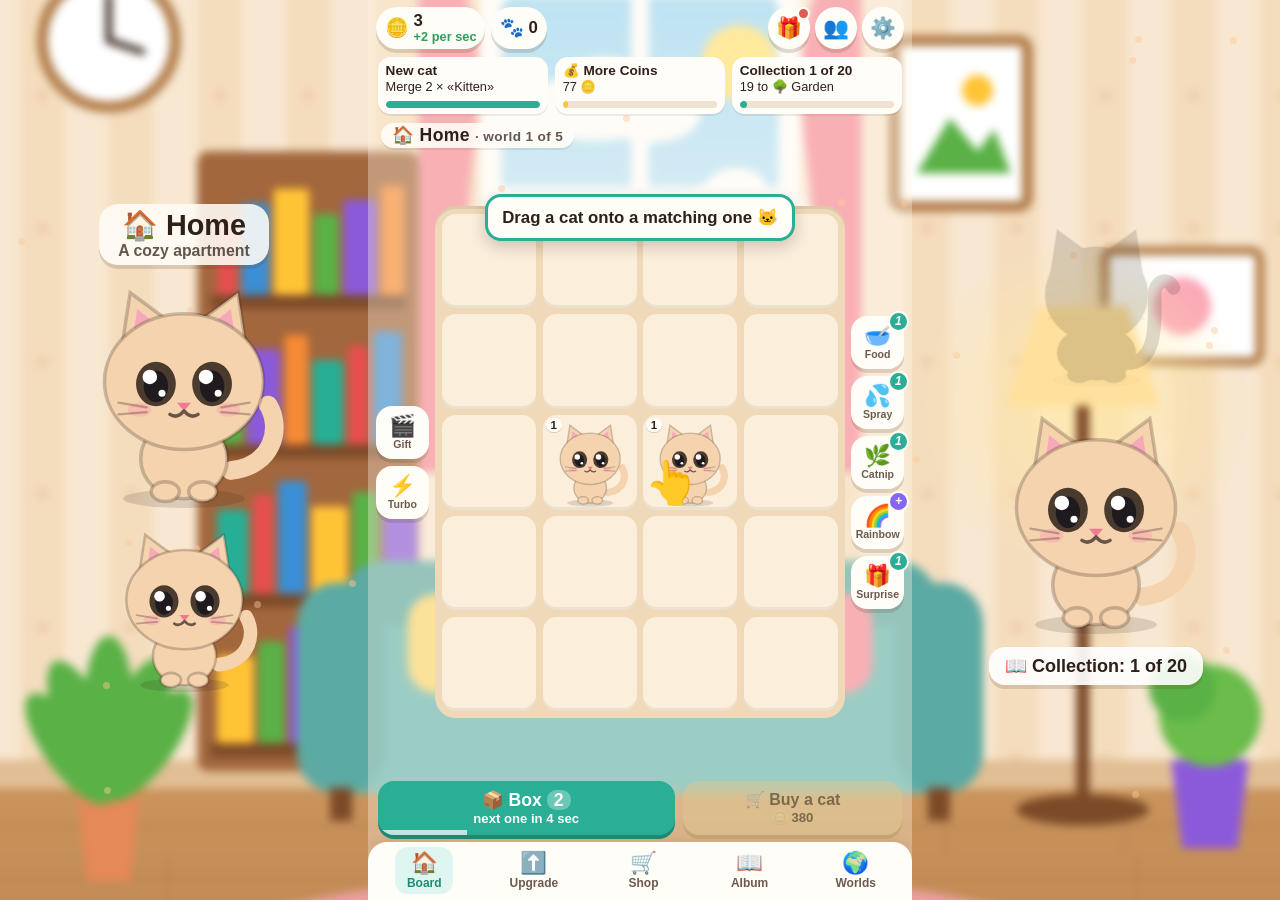
<file: index.html>
<!DOCTYPE html>
<html lang="ru">
<head>
<meta charset="UTF-8">
<meta name="viewport" content="width=device-width, initial-scale=1, maximum-scale=1, user-scalable=no, viewport-fit=cover">
<title>Cat Merge Idle</title>
<!-- Telegram Mini App: официальный скрипт Telegram (если недоступен — копия из папки игры) -->
<script src="https://telegram.org/js/telegram-web-app.js"></script>
<script>window.Telegram || document.write('<script src="telegram-web-app.js"><\/script>');</script>
<!-- Настройки: бот, игра, блоки рекламы -->
<script src="tg-config.js?v=2.4.7"></script>
<!-- AdsGram: реклама в Telegram Mini Apps -->
<script async src="https://sad.adsgram.ai/js/sad.min.js"></script>
<link rel="stylesheet" href="style.css?v=2.4.7">
<link rel="stylesheet" href="tg.css?v=2.4.7">
</head>
<body oncontextmenu="return false">
<div id="loading"><img id="loadLogo" src="img/logo.jpg" alt="Cat Merge Idle" width="280" height="280"><div id="loadCat" class="hidden"></div><div class="lbar"><i></i></div></div>

<div id="scene"></div>
<div class="side" id="sideL"><div class="sfx"></div><div class="sIn"></div></div>
<div class="side" id="sideR"><div class="sfx"></div><div class="sIn"></div></div>
<div id="app">
  <div id="fx"></div>
  <div id="top">
    <button class="pill" id="coinsPill" aria-label="Монеты"><span class="pi">🪙</span><span class="pv"><b id="coins">0</b><small id="cps">+0 в сек</small></span></button>
    <button class="pill" id="pawsPill" aria-label="Лапки"><span class="pi">🐾</span><b id="paws">0</b></button>
    <button class="pill hidden" id="evPill" aria-label="Событие"><span class="pi" id="evIc">🍬</span><b id="evAmt">0</b></button>
    <div class="grow"></div>
    <button class="iconBtn" id="rewBtn" aria-label="Награды">🎁<i class="dot" id="rewDot"></i></button>
    <button class="iconBtn" id="socBtn" aria-label="Друзья и рейтинг">👥</button>
    <button class="iconBtn" id="setBtn" aria-label="Настройки">⚙️</button>
  </div>

  <div id="goals">
    <div class="goal" id="g1"><div class="gt" id="g1t"></div><div class="bar"><i id="g1b"></i></div></div>
    <div class="goal" id="g2"><div class="gt" id="g2t"></div><div class="bar y"><i id="g2b"></i></div></div>
    <div class="goal" id="g3"><div class="gt" id="g3t"></div><div class="bar"><i id="g3b"></i></div></div>
  </div>

  <div id="midRow">
    <div id="worldTitle"></div>
    <div id="turboTag" class="hidden">⚡ ×2 <span id="turboLeft"></span></div>
  </div>

  <div id="field">
    <div class="col" id="leftCol">
      <button class="sBtn" id="freeBtn"><span>🎬</span><small id="freeLbl">Подарок</small></button>
      <button class="sBtn" id="turboBtn"><span>⚡</span><small>Турбо</small></button>
      <button class="sBtn hidden" id="resBtn"><span id="resIc">🌸</span><small id="resAmt">0</small></button>
      <button class="sBtn hidden" id="evBtn"><span id="evBtnIc">🎃</span><small>Событие</small></button>
    </div>
    <div id="boardWrap"><div id="board"></div><div id="comboTag"></div></div>
    <div class="col" id="rightCol"></div>
  </div>

  <div id="actions">
    <button class="btn primary" id="boxBtn"><span class="bl">📦 Коробка <b id="boxCount">0</b></span><small id="boxInfo">…</small><i id="boxProg"></i></button>
    <button class="btn accent" id="buyBtn"><span class="bl">🛒 Купить кота</span><small>🪙 <span id="buyCost">0</span></small></button>
  </div>

  <nav id="nav">
    <button data-p="board" class="on"><span>🏠</span><small>Поле</small></button>
    <button data-p="upgrades"><span>⬆️</span><small>Улучшить</small><i class="dot" id="upDot"></i></button>
    <button data-p="shop"><span>🛒</span><small>Магазин</small></button>
    <button data-p="album"><span>📖</span><small>Альбом</small></button>
    <button data-p="worlds"><span>🌍</span><small>Миры</small><i class="dot" id="worldDot"></i></button>
  </nav>

  <div id="sheet"><div id="sheetBox"><div id="sheetHead"><span id="sheetTitle"></span><button class="close" id="sheetClose" aria-label="Закрыть">✕</button></div><div id="sheetTabs"></div><div id="sheetBody"></div></div></div>
  <div id="modal"><div id="modalBox"></div></div>
  <div id="toast"></div>
  <div id="tip"></div>
  <div id="hint"><span class="bubble" id="hintText"></span></div>
  <div id="hand">👆</div>
  <div id="aimBar" class="hidden"><span id="aimText"></span> <button id="aimCancel">Отмена</button></div>
</div>
<div id="ghost"></div>
<div id="adFake"><div>Ad</div><div style="opacity:.7;font-size:.9rem">(test mode outside Telegram)</div><div id="adFakeT">2</div></div>

<script src="js/i18n.js?v=2.4.7"></script>
<script src="js/data.js?v=2.4.7"></script>
<script src="js/art.js?v=2.4.7"></script>
<script src="js/scene.js?v=2.4.7"></script>
<script src="js/audio.js?v=2.4.7"></script>
<script src="js/net.js?v=2.4.7"></script>
<script src="js/game.js?v=2.4.7"></script>
<script src="js/ui.js?v=2.4.7"></script>
</body>
</html>
</file>
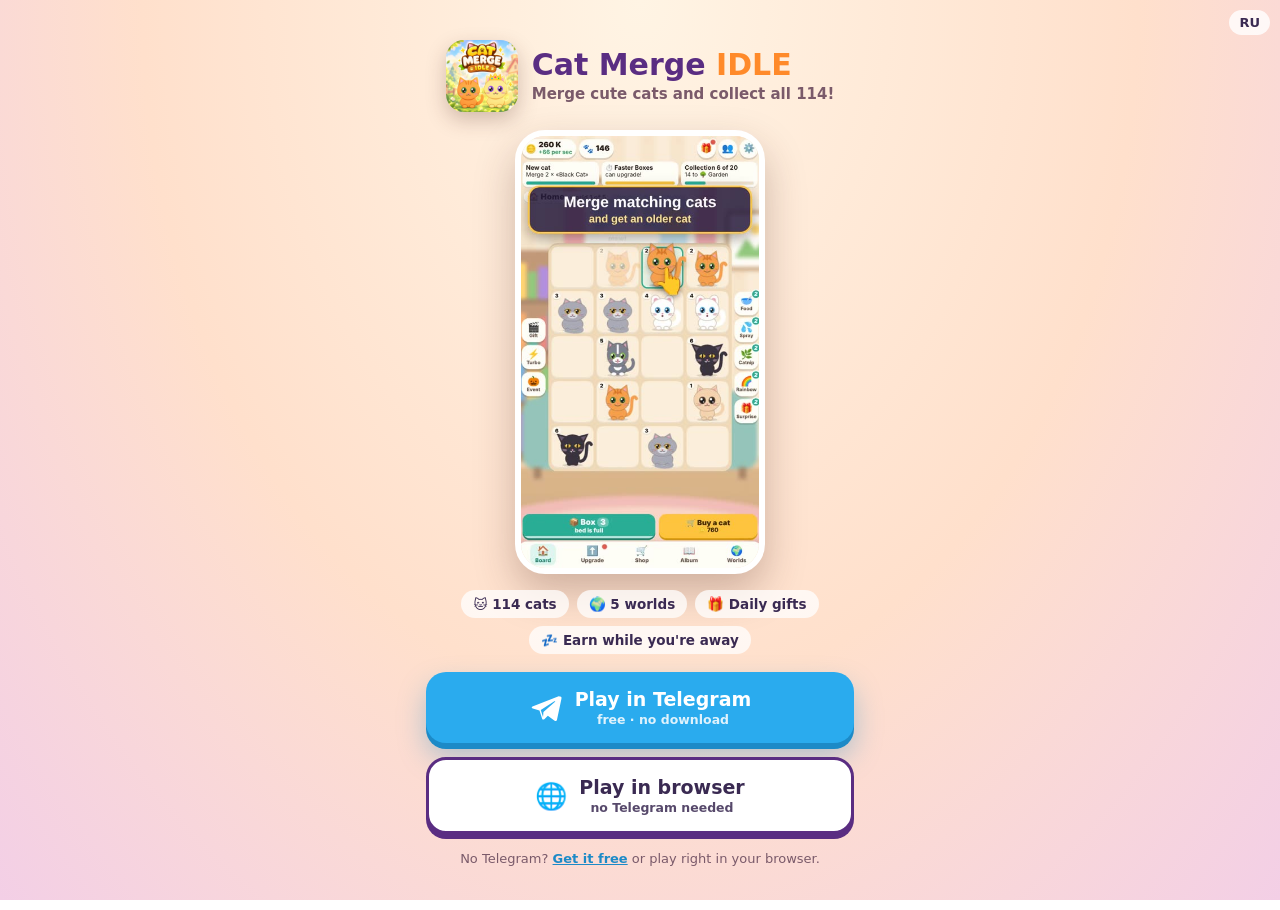
<file: play.html>
<!doctype html>
<html lang="en">
<head>
<meta charset="utf-8">
<meta name="viewport" content="width=device-width,initial-scale=1,viewport-fit=cover">
<title>Cat Merge IDLE: play free</title>
<meta name="description" content="Merge cute cats and collect all 114! Play free in Telegram or right in your browser.">
<meta property="og:type" content="website">
<meta property="og:title" content="Cat Merge IDLE: merge cats, collect all 114 🐾">
<meta property="og:description" content="Free cozy cat game. Play in Telegram or right in your browser.">
<meta property="og:image" content="https://khizhniy.github.io/cat-merge-idle/og_en.jpg">
<meta name="twitter:card" content="summary_large_image">
<meta name="theme-color" content="#FFE7CC">
<link rel="icon" href="img/logo.jpg">
<script src="tg-config.js"></script>
<style>
:root{--bg1:#FFF4E4;--bg2:#FFE0CC;--bg3:#F3CFE6;--ink:#3A2A52;--mut:#7A5A6A;--tg:#2AABEE;--tg2:#1C8AC7;--card:#fff}
*{box-sizing:border-box}
html,body{margin:0;min-height:100%}
body{font-family:system-ui,-apple-system,"Segoe UI",Roboto,"Trebuchet MS",sans-serif;color:var(--ink);
  background:radial-gradient(ellipse at 50% 0%,var(--bg1) 0%,var(--bg2) 55%,var(--bg3) 100%) fixed;}
main{max-width:460px;margin:0 auto;padding:22px 16px 28px;display:flex;flex-direction:column;align-items:center;text-align:center}
.head{display:flex;align-items:center;gap:14px;align-self:stretch;justify-content:center}
.head img{width:72px;height:72px;border-radius:18px;box-shadow:0 8px 20px rgba(80,40,30,.25)}
h1{margin:0;font-size:30px;line-height:1.05;font-weight:900;color:#5A2D82;text-align:left}
h1 span{color:#FF8A2A}
.tag{margin:4px 0 0;color:var(--mut);font-weight:700;font-size:15px;text-align:left}
.phone{margin:18px 0 16px;width:min(62vw,250px);aspect-ratio:9/16;border-radius:30px;overflow:hidden;border:6px solid #fff;box-shadow:0 18px 40px rgba(80,40,30,.28);background:#f6e3cf}
.phone video{width:100%;height:100%;object-fit:cover;display:block}
.feats{display:flex;flex-wrap:wrap;gap:8px;justify-content:center;margin:0 0 18px}
.feats span{background:rgba(255,255,255,.75);border-radius:999px;padding:6px 12px;font-weight:700;font-size:13.5px}
.btn{display:flex;align-items:center;justify-content:center;gap:12px;width:100%;text-decoration:none;border-radius:20px;padding:16px 18px;font-weight:900;font-size:19px;transition:transform .1s}
.btn:active{transform:scale(.97)}
.btn small{display:block;font-weight:700;font-size:12.5px;opacity:.85;margin-top:2px}
.tg{background:var(--tg);color:#fff;box-shadow:0 6px 0 var(--tg2),0 14px 28px rgba(28,138,199,.35)}
.tg svg{width:34px;height:34px;flex:none}
.web{margin-top:14px;background:#fff;color:var(--ink);border:3px solid #5A2D82;box-shadow:0 5px 0 #5A2D82}
.web .ic{font-size:26px}
.note{margin-top:16px;color:var(--mut);font-size:13px;line-height:1.45}
.note a{color:var(--tg2);font-weight:700}
.lang{position:fixed;top:10px;right:10px;font-size:13px;font-weight:800;background:rgba(255,255,255,.8);border-radius:999px;padding:5px 10px;color:var(--ink);text-decoration:none}
@media (min-width:760px){ main{padding-top:40px} }
</style>
</head>
<body>
<a class="lang" id="lang" href="#">RU</a>
<main>
  <div class="head">
    <img src="img/logo.jpg" alt="">
    <div><h1>Cat Merge <span>IDLE</span></h1><p class="tag" id="tag"></p></div>
  </div>
  <div class="phone"><video id="vid" autoplay muted loop playsinline preload="metadata"></video></div>
  <div class="feats" id="feats"></div>
  <a class="btn tg" id="tgBtn" href="#">
    <svg viewBox="0 0 24 24"><path fill="#fff" d="M21.4 3.6 2.9 10.7c-1.3.5-1.3 1.2-.2 1.6l4.7 1.5 1.8 5.6c.2.6.4.8.9.8.4 0 .6-.2.9-.5l2.3-2.2 4.8 3.5c.9.5 1.5.2 1.7-.8l3.1-14.7c.3-1.3-.5-1.9-1.5-1.4zM8.3 13.4l9.6-6.1c.5-.3.9-.1.5.2l-8.2 7.4-.3 3.4-1.6-4.9z"/></svg>
    <div><span id="tgT"></span><small id="tgS"></small></div>
  </a>
  <a class="btn web" id="webBtn" href="#"><span class="ic">🌐</span><div><span id="webT"></span><small id="webS"></small></div></a>
  <p class="note" id="note"></p>
</main>
<script>
(function(){
  // ===== Настройки =====
  // Ссылка «Играть в браузере». Пусто — откроется версия с этого же сайта (без рекламы, прогресс хранится в браузере).
  // Когда игра выйдет на Playgama или CrazyGames, вставьте сюда ссылку на её страницу — там реклама приносит доход.
  var WEB_URL = "https://playgama.ai/play/6jgglwbjea";
  var C = window.TG_CONFIG || {};
  var BOT = C.bot || "CatMergeIdle_Bot", APP = C.app || "play";

  var q = new URLSearchParams(location.search);
  var src = (q.get("s") || q.get("src") || "landing").replace(/[^A-Za-z0-9_-]/g, "").slice(0, 32) || "landing";
  var RU = ["ru","uk","be","kk","uz","ky","tg","hy","az"];
  var lang = q.get("lang") || ((RU.indexOf(String(navigator.language || "").slice(0,2).toLowerCase()) >= 0) ? "ru" : "en");
  if (/_ru$/.test(src) && !q.get("lang")) lang = "ru";
  if (/_en$/.test(src) && !q.get("lang")) lang = "en";

  var T = {
    ru: { tag:"Соединяй котиков — собери все 114!", feats:["🐱 114 котиков","🌍 5 миров","🎁 Подарки каждый день","💤 Доход, даже когда не играешь"],
          tg:"Играть в Telegram", tgs:"бесплатно · без скачивания", web:"Играть в браузере", webs:"если нет Telegram",
          note:'Нет Telegram? <a href="https://telegram.org/apps" target="_blank" rel="noopener">Скачать бесплатно</a> или играйте в браузере.', sw:"EN" },
    en: { tag:"Merge cute cats and collect all 114!", feats:["🐱 114 cats","🌍 5 worlds","🎁 Daily gifts","💤 Earn while you're away"],
          tg:"Play in Telegram", tgs:"free · no download", web:"Play in browser", webs:"no Telegram needed",
          note:'No Telegram? <a href="https://telegram.org/apps" target="_blank" rel="noopener">Get it free</a> or play right in your browser.', sw:"RU" }
  }[lang];
  document.documentElement.lang = lang;
  var $ = function(id){ return document.getElementById(id); };
  $("tag").textContent = T.tag; $("tgT").textContent = T.tg; $("tgS").textContent = T.tgs; $("webT").textContent = T.web; $("webS").textContent = T.webs; $("note").innerHTML = T.note;
  $("feats").innerHTML = T.feats.map(function(f){ return "<span>" + f + "</span>"; }).join("");
  var v = $("vid"); v.poster = "poster_" + lang + ".jpg"; v.src = "clip_" + lang + ".mp4";
  var sw = $("lang"); sw.textContent = T.sw; q.set("lang", lang === "ru" ? "en" : "ru"); sw.href = "?" + q.toString();

  var tgUrl = "https://t.me/" + BOT + "/" + APP + "?startapp=" + encodeURIComponent(src);
  $("tgBtn").href = tgUrl;
  $("webBtn").href = WEB_URL || "./";

  // учёт переходов (без личных данных): просмотр страницы и нажатия кнопок по метке источника
  function track(ev){
    if (!C.stats) return;
    var body = JSON.stringify({src: src, ev: ev, lang: lang});
    var url = String(C.stats).replace(/\/+$/, "") + "/l";
    try{ if (navigator.sendBeacon && navigator.sendBeacon(url, body)) return; }catch(e){}
    try{ fetch(url, {method:"POST", body: body, keepalive:true, mode:"no-cors"}); }catch(e){}
  }
  track("view");
  $("tgBtn").addEventListener("click", function(){ track("tg"); });
  $("webBtn").addEventListener("click", function(){ track("web"); });
})();
</script>
</body>
</html>
</file>
<file: style.css>
:root{
  --ui:#FFFDF8; --text:#2E2019; --muted:#6E5A4C; --line:#E6D5BE;
  --primary:#2BAE96; --primaryD:#1F8A76; --accent:#FFC43D; --accentD:#D99A0A;
  --premium:#8466F0; --premiumD:#6247C9; --error:#E05A4F; --good:#2E9E5B;
  --shadow:0 4px 0 rgba(90,60,40,.18);
  --bg1:#FFF8EC; --bg2:#F7E3C6; --board:#EFD9B8; --cell:#FBEEDB; --wtext:#3B2A20;
  font-size:16px;
}
html.big{ font-size:18px; }
*{box-sizing:border-box;-webkit-tap-highlight-color:transparent;user-select:none;-webkit-user-select:none;-webkit-touch-callout:none}
html,body{margin:0;height:100%;overflow:hidden;background:var(--bg2);color:var(--text);
  font-family:"Nunito","Trebuchet MS","Segoe UI",Roboto,Arial,sans-serif;touch-action:none;overscroll-behavior:none}
button{font-family:inherit;color:inherit;border:0;cursor:pointer;background:none;padding:0}
.hidden{display:none!important}
#app{position:relative;z-index:1;height:100%;max-width:540px;margin:0 auto;display:flex;flex-direction:column;overflow:hidden;
  background:var(--tint);transition:background .6s}
/* ---------- фон мира: размытая сцена ---------- */
#scene{position:fixed;inset:-24px;z-index:0;pointer-events:none;filter:blur(4px) saturate(1.05);overflow:hidden;background:var(--bg2)}
.sceneLayer{position:absolute;inset:0;opacity:0;transition:opacity .7s ease}
.sceneLayer.on{opacity:1}
.sceneLayer svg{width:100%;height:100%;display:block}
#fx{position:absolute;inset:0;pointer-events:none;overflow:hidden;z-index:0}
#top,#goals,#midRow,#field,#actions,#nav{position:relative;z-index:1}

/* ---------- верхняя панель ---------- */
#top{display:flex;align-items:center;gap:.4rem;padding:.55rem .6rem .3rem}
.pill{display:flex;align-items:center;gap:.3rem;background:var(--ui);border-radius:1.4rem;padding:.3rem .65rem;
  font-weight:800;font-size:1.05rem;box-shadow:var(--shadow);min-width:0;white-space:nowrap;min-height:2.6rem;color:var(--text)}
.pill .pi{font-size:1.2rem}
.pill .pv{display:flex;flex-direction:column;line-height:1.05;text-align:left}
.pill small{font-weight:700;color:var(--good);font-size:.8rem}
.grow{flex:1}
.iconBtn{width:2.6rem;height:2.6rem;border-radius:50%;background:var(--ui);box-shadow:var(--shadow);font-size:1.3rem;
  display:flex;align-items:center;justify-content:center;position:relative;flex:none}
.dot{position:absolute;top:0;right:0;width:.8rem;height:.8rem;border-radius:50%;background:var(--error);border:2px solid var(--ui);display:none}
.dot.on{display:block;animation:pulse 1.2s infinite}
@keyframes pulse{50%{transform:scale(1.25)}}

/* ---------- три цели ---------- */
#goals{display:grid;grid-template-columns:1fr 1fr 1fr;gap:.4rem;padding:.25rem .6rem}
.goal{background:var(--ui);border-radius:.8rem;padding:.4rem .5rem;font-size:.8rem;line-height:1.2;min-height:3.6rem;color:var(--text);
  display:flex;flex-direction:column;justify-content:space-between;box-shadow:0 2px 0 rgba(90,60,40,.1)}
.goal b{font-size:.85rem;display:block}
.bar{height:.45rem;border-radius:.3rem;background:#EFE2D0;overflow:hidden;margin-top:.25rem}
.bar i{display:block;height:100%;background:var(--primary);border-radius:.3rem;transition:width .3s}
.bar.y i{background:var(--accent)}
.bar.p i{background:var(--premium)}

#midRow{display:flex;align-items:center;justify-content:space-between;padding:.3rem .8rem .1rem;min-height:1.9rem}
#worldTitle{font-weight:900;font-size:1.1rem;color:#2E2019;letter-spacing:.02em;background:rgba(255,253,248,.88);border-radius:1rem;padding:.12rem .7rem;box-shadow:0 2px 0 rgba(0,0,0,.08)}
#worldTitle small{font-weight:700;opacity:.75;font-size:.85rem}
#turboTag{font-size:.9rem;font-weight:900;color:#fff;background:var(--premium);border-radius:1rem;padding:.15rem .6rem}

/* ---------- поле ---------- */
#field{flex:1;display:grid;grid-template-columns:3.4rem minmax(0,1fr) 3.4rem;gap:.35rem;padding:.2rem .45rem;min-height:0;align-items:center}
.col{display:flex;flex-direction:column;gap:.45rem;align-items:center;justify-content:center}
.sBtn{width:3.3rem;min-height:3.3rem;border-radius:1rem;background:var(--ui);box-shadow:var(--shadow);display:flex;flex-direction:column;
  align-items:center;justify-content:center;position:relative;font-size:1.35rem;line-height:1.05;padding:.2rem 0}
.sBtn small{font-size:.66rem;font-weight:800;color:var(--muted);margin-top:.1rem;max-width:100%;overflow:hidden;text-overflow:ellipsis;white-space:nowrap}
.sBtn .cnt{position:absolute;top:-.3rem;right:-.3rem;background:var(--primary);color:#fff;font-size:.75rem;font-weight:900;border-radius:.7rem;min-width:1.3rem;height:1.3rem;display:flex;align-items:center;justify-content:center;padding:0 .25rem;border:2px solid var(--ui)}
.sBtn .cnt.zero{background:var(--premium)}
.sBtn:disabled{opacity:.55}
.sBtn.armed{box-shadow:0 0 0 3px var(--premium),var(--shadow)}
#boardWrap{position:relative;display:flex;align-items:center;justify-content:center;height:100%;min-height:0;min-width:0;overflow:visible}
#board{display:grid;grid-template-columns:repeat(4,1fr);grid-template-rows:repeat(5,1fr);gap:.4rem;
  width:200px;height:250px;background:var(--board);padding:.45rem;border-radius:1.3rem;
  box-shadow:inset 0 3px 0 rgba(0,0,0,.08);transition:background .6s}
.cell{position:relative;border-radius:.85rem;background:var(--cell);display:flex;align-items:center;justify-content:center;
  box-shadow:inset 0 -3px 0 rgba(0,0,0,.06);transition:background .6s;min-width:0;min-height:0}
.cell.hl{background:#D6F5EC!important;box-shadow:inset 0 0 0 3px var(--primary)}
.cell.bad{box-shadow:inset 0 0 0 3px var(--error)}
@keyframes shake{25%{transform:rotate(-4deg)}75%{transform:rotate(4deg)}}
.cat{position:relative;width:94%;height:94%;display:flex;align-items:center;justify-content:center;touch-action:none}
.cat svg{width:100%;height:100%;overflow:visible;animation:bob 2.6s ease-in-out infinite}
.cat.dim{opacity:.3}
.cat .lv{position:absolute;left:0;top:0;font-size:.72rem;font-weight:900;background:var(--ui);color:var(--text);border-radius:.5rem;padding:0 .3rem;
  box-shadow:0 1px 0 rgba(0,0,0,.15);z-index:2;line-height:1.25}
.cat.wild .lv{background:var(--premium);color:#fff}
.cat.pop svg{animation:pop .45s cubic-bezier(.2,1.6,.4,1)}
.cat.spawn svg{animation:spawn .35s ease-out}
.cat.boing svg{animation:boing .35s ease-out}
.wildCat{width:100%;height:100%;border-radius:50%;display:flex;align-items:center;justify-content:center;font-size:2rem;
  background:conic-gradient(#ff8a8a,#ffd36b,#8ee39a,#7fb8ff,#c79bff,#ff8a8a);animation:spin 4s linear infinite;box-shadow:0 0 0 3px #fff inset}
@keyframes spin{to{transform:rotate(360deg)}}
.eyes{transform-box:fill-box;transform-origin:center;animation:blink 4.5s infinite}
.tail{transform-box:fill-box;transform-origin:0% 100%;animation:wag 2.2s ease-in-out infinite}
@keyframes bob{0%,100%{transform:translateY(0)}50%{transform:translateY(-3%)}}
@keyframes blink{0%,92%,100%{transform:scaleY(1)}95%{transform:scaleY(.1)}}
@keyframes wag{0%,100%{transform:rotate(0)}50%{transform:rotate(12deg)}}
@keyframes pop{0%{transform:scale(.3)}100%{transform:scale(1)}}
@keyframes spawn{0%{transform:scale(0) translateY(30%)}100%{transform:scale(1)}}
@keyframes boing{50%{transform:scale(1.15,.9)}}
#comboTag{position:absolute;top:-.2rem;left:50%;transform:translateX(-50%);font-weight:900;font-size:1.1rem;color:#fff;
  background:var(--accentD);border-radius:1rem;padding:.1rem .7rem;opacity:0;transition:opacity .2s;pointer-events:none;white-space:nowrap}
#comboTag.on{opacity:1}
#ghost{position:fixed;pointer-events:none;z-index:50;width:80px;height:80px;transform:translate(-50%,-60%) scale(1.15);display:none;
  filter:drop-shadow(0 8px 6px rgba(0,0,0,.25))}
#ghost svg{width:100%;height:100%}

/* ---------- кнопки действий ---------- */
#actions{display:flex;gap:.5rem;padding:.35rem .6rem .45rem}
.btn{border-radius:1rem;padding:.6rem .8rem;font-weight:900;font-size:1rem;background:var(--ui);box-shadow:var(--shadow);transition:transform .08s;min-height:3rem;color:var(--text)}
.btn:active{transform:translateY(2px);box-shadow:0 2px 0 rgba(90,60,40,.18)}
.btn.primary{background:var(--primary);color:#fff;box-shadow:0 4px 0 var(--primaryD)}
.btn.accent{background:var(--accent);color:#3B2A00;box-shadow:0 4px 0 var(--accentD)}
.btn.premium{background:var(--premium);color:#fff;box-shadow:0 4px 0 var(--premiumD)}
.btn.ghostBtn{background:transparent;box-shadow:none;color:var(--muted);text-decoration:underline}
.btn.danger{color:var(--error)}
.btn:disabled{filter:grayscale(.6);opacity:.55}
.btn small{display:block;font-size:.82rem;font-weight:800}
#boxBtn{flex:1.4;position:relative;overflow:hidden;display:flex;flex-direction:column;align-items:center;justify-content:center;line-height:1.15}
#boxBtn .bl{font-size:1.1rem}
#boxBtn b{background:rgba(255,255,255,.3);border-radius:.6rem;padding:0 .45rem}
#boxProg{position:absolute;left:0;bottom:0;height:.35rem;background:rgba(255,255,255,.7)}
#buyBtn{flex:1;display:flex;flex-direction:column;align-items:center;justify-content:center;line-height:1.15}

/* ---------- навигация ---------- */
#nav{display:flex;justify-content:space-around;padding:.3rem .2rem calc(.4rem + env(safe-area-inset-bottom));background:var(--ui);
  border-radius:1.2rem 1.2rem 0 0;box-shadow:0 -3px 10px rgba(90,60,40,.1);z-index:35!important}
#nav button{display:flex;flex-direction:column;align-items:center;font-size:1.35rem;padding:.2rem .5rem;border-radius:.8rem;position:relative;min-width:3.6rem}
#nav button small{font-size:.75rem;font-weight:800;color:var(--muted)}
#nav button.on{background:#DFF5EF}
#nav button.on small{color:var(--primaryD)}

/* ---------- панели ---------- */
#sheet{position:absolute;inset:0;z-index:30!important;background:rgba(40,28,20,.4);display:none;align-items:flex-end}
#sheet.on{display:flex}
#sheetBox{width:100%;height:88%;background:var(--ui);border-radius:1.5rem 1.5rem 0 0;display:flex;flex-direction:column;animation:up .25s ease-out;color:var(--text)}
@keyframes up{from{transform:translateY(40px);opacity:0}}
#sheetHead{display:flex;align-items:center;justify-content:space-between;padding:.9rem 1rem .4rem;font-weight:900;font-size:1.3rem}
#sheetTabs{display:flex;gap:.35rem;padding:0 .8rem .5rem;overflow-x:auto;scrollbar-width:none;touch-action:pan-x}
#sheetTabs:empty{display:none}
#sheetTabs button{flex:none;border-radius:1rem;padding:.4rem .75rem;font-weight:800;font-size:.92rem;background:#F3E9DA;color:var(--muted);min-height:2.3rem}
#sheetTabs button.on{background:var(--primary);color:#fff}
#sheetBody{flex:1;overflow-y:auto;padding:.2rem .85rem calc(5.5rem + env(safe-area-inset-bottom));touch-action:pan-y}
.close{width:2.4rem;height:2.4rem;border-radius:50%;background:#F3E9DA;font-size:1.1rem;font-weight:900}
.row{display:flex;align-items:center;gap:.6rem;background:#FFF7EC;border:1px solid var(--line);border-radius:1rem;padding:.6rem .65rem;margin-bottom:.5rem}
.row .ic{font-size:1.7rem;width:2.4rem;text-align:center;flex:none}
.row .tx{flex:1;min-width:0;font-size:.88rem;color:var(--muted);line-height:1.3}
.row .tx b{display:block;color:var(--text);font-size:1rem;margin-bottom:.1rem}
.row .tx .nx{color:var(--primaryD);font-weight:800}
.row .btn{font-size:.92rem;padding:.45rem .7rem;white-space:nowrap;min-height:2.6rem;flex:none}
.row.dim{opacity:.6}
.sec{font-weight:900;font-size:.9rem;color:var(--muted);margin:.9rem .1rem .45rem;letter-spacing:.03em}
.note{font-size:.92rem;color:var(--muted);line-height:1.4;margin:.2rem .1rem .7rem}
.big{font-size:1.9rem;font-weight:900;margin:.3rem 0}
.card{background:#FFF7EC;border:2px solid var(--line);border-radius:1rem;padding:.45rem;text-align:center;font-size:.8rem;color:var(--muted);position:relative}
.card .pic{height:5rem;display:flex;justify-content:center}
.card .pic svg{height:100%;width:auto;overflow:visible}
.card b{display:block;color:var(--text);font-size:.9rem;margin-top:.15rem;line-height:1.15}
.card.fav{border-color:var(--accent)}
.silhouette svg{filter:brightness(0);opacity:.13}
.colGrid{display:grid;grid-template-columns:repeat(3,1fr);gap:.45rem}
.rar{display:inline-block;border-radius:.5rem;padding:.05rem .4rem;color:#fff;font-weight:800;font-size:.72rem;margin-top:.2rem}
.map{display:flex;flex-direction:column;align-items:center;gap:.35rem;padding:.3rem 0}
.mapNode{width:92%;display:flex;align-items:center;gap:.8rem;border-radius:1.1rem;padding:.75rem .9rem;background:#F3E9DA;font-weight:800;font-size:1.05rem;text-align:left}
.mapNode.open{background:#E3F6EF}
.mapNode.cur{background:#D3F2E7;box-shadow:0 0 0 3px var(--primary)}
.mapNode.new{animation:glow 1.2s infinite}
@keyframes glow{50%{box-shadow:0 0 0 5px var(--accent)}}
.mapNode .e{font-size:2rem}
.mapNode small{display:block;font-weight:700;color:var(--muted);font-size:.85rem}
.mapLine{width:.3rem;height:.9rem;background:repeating-linear-gradient(var(--line) 0 4px,transparent 4px 8px)}
.days{display:grid;grid-template-columns:repeat(4,1fr);gap:.45rem}
.day{background:#FFF7EC;border:2px solid var(--line);border-radius:.9rem;padding:.45rem .2rem;text-align:center;font-size:.78rem;font-weight:800;color:var(--muted)}
.day .e{font-size:1.5rem;display:block;margin:.1rem 0}
.day.done{opacity:.45}
.day.today{border-color:var(--primary);background:#DFF5EF;color:var(--text)}
.day.big7{grid-column:span 2}
.lb{display:flex;align-items:center;gap:.6rem;padding:.5rem .4rem;border-bottom:1px solid var(--line);font-size:1rem}
.lb .r{width:2rem;font-weight:900;color:var(--muted);text-align:center}
.lb .av{width:2.2rem;height:2.2rem;border-radius:50%;background:#F3E9DA;flex:none;object-fit:cover;display:flex;align-items:center;justify-content:center}
.lb .av svg{width:100%;height:100%}
.lb .n{flex:1;font-weight:800;overflow:hidden;text-overflow:ellipsis;white-space:nowrap}
.lb .n small{display:block;font-weight:700;color:var(--muted);font-size:.8rem}
.lb.me{background:#DFF5EF;border-radius:.7rem}
.lb.click{cursor:pointer}
.toggle{width:3.3rem;height:1.9rem;border-radius:1rem;background:#DCCDB8;position:relative;flex:none}
.toggle::after{content:"";position:absolute;top:.2rem;left:.2rem;width:1.5rem;height:1.5rem;border-radius:50%;background:#fff;transition:left .2s}
.toggle.on{background:var(--primary)}
.toggle.on::after{left:1.6rem}
.codeBox{font-size:1.8rem;font-weight:900;letter-spacing:.2em;text-align:center;background:#FFF7EC;border:2px dashed var(--accent);border-radius:1rem;padding:.5rem;margin:.3rem 0 .6rem}
input.code{width:100%;font:inherit;font-size:1.3rem;font-weight:800;letter-spacing:.15em;text-align:center;text-transform:uppercase;padding:.6rem;border-radius:1rem;border:2px solid var(--line);background:#fff;color:var(--text);user-select:text;-webkit-user-select:text}
.price{display:inline-flex;align-items:center;gap:.25rem}
.price img{width:1.1em;height:1.1em}
.iap{background:linear-gradient(135deg,#FFF7EC,#F1E9FF);border-color:#D9CCF8}

/* ---------- окна ---------- */
#modal{position:absolute;inset:0;z-index:40!important;background:rgba(40,28,20,.5);display:none;align-items:center;justify-content:center;padding:1.1rem}
#modal.on{display:flex}
#modalBox{background:var(--ui);border-radius:1.6rem;padding:1.2rem 1.1rem 1rem;width:100%;max-width:23rem;text-align:center;color:var(--text);
  animation:pop .35s cubic-bezier(.2,1.5,.4,1);box-shadow:0 10px 30px rgba(0,0,0,.25);max-height:92%;overflow-y:auto}
#modalBox h2{margin:.2rem 0 .4rem;font-size:1.45rem}
#modalBox p{margin:.4rem 0;color:var(--muted);font-size:1rem;line-height:1.4}
#modalBox .pic{height:8rem;display:flex;justify-content:center;margin:.2rem 0}
#modalBox .pic svg{height:100%;width:auto;overflow:visible}
#modalBox .lines{font-size:1.25rem;font-weight:900;line-height:1.6;margin:.4rem 0}
#modalBox .colGrid{text-align:center}
.mBtns{display:flex;flex-direction:column;gap:.55rem;margin-top:.9rem}

/* ---------- эффекты ---------- */
.float{position:fixed;z-index:45;pointer-events:none;font-weight:900;font-size:1.15rem;color:var(--accentD);
  text-shadow:0 2px 0 #fff,0 0 4px #fff,0 0 2px #fff;animation:floatUp 1s ease-out forwards;transform:translate(-50%,-50%);white-space:nowrap}
.float.perfect{color:var(--premium);font-size:1.35rem}
@keyframes floatUp{to{transform:translate(-50%,-160%);opacity:0}}
.spark{position:fixed;z-index:44;width:9px;height:9px;border-radius:50%;pointer-events:none;animation:spark .6s ease-out forwards}
@keyframes spark{to{transform:translate(var(--dx),var(--dy)) scale(.2);opacity:0}}
#toast{position:absolute;left:50%;bottom:9.5rem;transform:translateX(-50%);z-index:60!important;background:rgba(40,28,20,.92);color:#fff;
  padding:.65rem 1rem;border-radius:1rem;font-weight:800;font-size:1rem;display:none;text-align:center;width:max-content;max-width:88%;line-height:1.35}
#tip{position:absolute;left:.8rem;right:.8rem;top:9.4rem;z-index:26!important;background:var(--ui);border:3px solid var(--accent);border-radius:1rem;
  padding:.6rem .8rem;font-weight:800;font-size:.98rem;display:none;box-shadow:0 6px 16px rgba(0,0,0,.18);line-height:1.35;color:var(--text)}
#hint{position:absolute;z-index:25!important;pointer-events:none;display:none;left:0;right:0;text-align:center}
#hint .bubble{display:inline-block;background:var(--ui);border-radius:1rem;padding:.6rem .9rem;font-weight:900;font-size:1.05rem;color:var(--text);
  box-shadow:0 6px 16px rgba(0,0,0,.18);border:3px solid var(--primary);max-width:90%}
#hand{position:absolute;z-index:26!important;font-size:2.6rem;pointer-events:none;display:none}
#aimBar{position:absolute;left:.6rem;right:.6rem;top:.6rem;z-index:27!important;background:var(--primaryD);color:#fff;font-weight:900;border-radius:1rem;padding:.6rem .8rem;display:flex;align-items:center;justify-content:space-between;gap:.5rem}
#aimBar button{background:#fff;color:var(--primaryD);border-radius:.8rem;padding:.35rem .7rem;font-weight:900}
#loading{position:fixed;inset:0;z-index:100;background:#FFF4E4;display:flex;flex-direction:column;align-items:center;justify-content:center;gap:.9rem;font-weight:900;font-size:1.3rem;color:#3B2A20}
#loadCat{width:7rem;height:7rem}
#loadLogo{width:min(62vw,46vh,17rem);height:auto;border-radius:22%;box-shadow:0 8px 24px rgba(90,60,40,.25);animation:bob 2.4s ease-in-out infinite}
#loading .lbar{width:11rem;height:.65rem;border-radius:.4rem;background:#F0E3D1;overflow:hidden}
#loading .lbar i{display:block;height:100%;width:30%;background:var(--primary);animation:lb 1s ease-in-out infinite alternate}
@keyframes lb{to{width:100%}}
#adFake{position:fixed;inset:0;z-index:200;background:#222;color:#fff;display:none;align-items:center;justify-content:center;flex-direction:column;gap:.6rem;font-weight:800;font-size:1.2rem}

/* ---------- частицы миров ---------- */
.p{position:absolute;display:block;pointer-events:none}
.p-dust{width:7px;height:7px;border-radius:50%;background:rgba(255,200,150,.45);animation:drift linear infinite}
.p-butterfly{width:20px;height:16px;animation:flutter ease-in-out infinite}
.p-butterfly svg{width:100%;height:100%;animation:flap .3s ease-in-out infinite alternate}
.p-rain{width:2px;height:16px;background:linear-gradient(transparent,rgba(170,200,255,.55));animation:rain linear infinite}
.p-bubble{width:10px;height:10px;border-radius:50%;border:2px solid rgba(255,255,255,.75);animation:rise linear infinite}
.p-stars{width:3px;height:3px;border-radius:50%;background:#fff;animation:twinkle ease-in-out infinite}
@keyframes drift{0%{transform:translate(0,0)}50%{transform:translate(30px,-40px)}100%{transform:translate(0,0)}}
@keyframes flutter{0%{transform:translate(0,0)}25%{transform:translate(40px,-30px)}50%{transform:translate(80px,0)}75%{transform:translate(40px,30px)}100%{transform:translate(0,0)}}
@keyframes flap{to{transform:scaleX(.4)}}
@keyframes rain{from{transform:translateY(-120vh)}to{transform:translateY(20vh)}}
@keyframes rise{from{transform:translateY(40vh);opacity:0}20%{opacity:1}to{transform:translateY(-60vh);opacity:0}}
@keyframes twinkle{50%{opacity:.15;transform:scale(.5)}}

/* ---------- тёмные миры ---------- */
#app.dark .goal{background:rgba(255,255,255,.93)}
@media (max-height:620px){
  #goals .goal{min-height:3rem;font-size:.75rem}
  .sBtn{min-height:2.9rem}
}

/* ---------- оформление по бокам на широких экранах (ПК) ---------- */
.side{position:fixed;top:0;bottom:0;width:calc((100vw - 540px)/2);display:none;overflow:hidden;pointer-events:none;z-index:1}
#sideL{left:0} #sideR{right:0}
.side .sfx{position:absolute;inset:0}
.side .sIn{position:absolute;inset:0;display:flex;flex-direction:column;align-items:center;justify-content:center;gap:1vh;padding:3vh 1vw}
.side .wName{font-weight:900;font-size:clamp(1.4rem,3.2vh,2.6rem);color:#2E2019;text-align:center;line-height:1.1;background:rgba(255,253,248,.88);border-radius:1.2rem;padding:.4rem 1.2rem;box-shadow:var(--shadow)}
.side .wName small{display:block;font-size:.55em;opacity:.75;font-weight:800}
.side .bigCat{width:min(78%,26vh);animation:bob 3s ease-in-out infinite}
.side .bigCat svg{width:100%;height:auto;overflow:visible}
.side .bigCat.s2{width:min(58%,19vh);animation-delay:-1.3s}
.side .prog{background:rgba(255,255,255,.9);border-radius:1rem;padding:.5rem 1rem;font-weight:900;color:#2E2019;font-size:clamp(.9rem,2vh,1.2rem);box-shadow:var(--shadow)}

/* ПК в окне браузера (низкое окно): та же вертикальная раскладка, что и в полноэкранном режиме, только компактнее */

@media (max-width:1px) and (max-height:1px){
  :root{font-size:clamp(12px,2.45vh,16px)} html.big{font-size:clamp(13px,2.65vh,18px)}
  #top{padding:.4rem .6rem .2rem} #goals{padding:.15rem .6rem} #midRow{padding:.2rem .8rem 0;min-height:1.6rem}
  #actions{padding:.25rem .6rem .35rem} #nav{padding-top:.2rem}
  #goals .goal{min-height:2.8rem}
}

/* ---------- телефон горизонтально (п. 1.10): поле справа, панели слева ---------- */
@media (max-width:1px) and (max-height:1px){
  :root{font-size:14px} html.big{font-size:15px}
  #app{max-width:1000px;display:grid;grid-template-columns:minmax(0,1fr) minmax(0,1.05fr);
    grid-template-rows:auto auto auto minmax(0,1fr) auto auto;column-gap:.3rem}
  #top{grid-column:1;grid-row:1;padding-top:.4rem}
  #goals{grid-column:1;grid-row:2}
  #midRow{grid-column:1;grid-row:3}
  #actions{grid-column:1;grid-row:5;padding-bottom:.3rem}
  #nav{grid-column:1;grid-row:6;border-radius:1.2rem 1.2rem 0 0}
  #field{grid-column:2;grid-row:1 / -1;height:100%;padding:.35rem .45rem calc(.35rem + env(safe-area-inset-bottom))}
  #goals .goal{min-height:2.7rem}
  #toast{bottom:auto;top:40%}
  #tip{top:auto;bottom:4.5rem;right:auto;width:calc(50% - 1.2rem)}
  #sheetBox{height:94%}
  #modalBox{max-height:94vh;overflow-y:auto}
}
@media (max-width:1px) and (max-height:1px){
  :root{font-size:12px} html.big{font-size:13px}
  #goals .goal{min-height:2.3rem}
  #top{padding-bottom:.15rem}
}

/* ---------- голоса: облачко «мяу» и обида ---------- */
.meow{position:fixed;z-index:29;pointer-events:none;transform:translate(-50%,-100%);background:#fff;color:#2E2019;font-weight:900;font-size:.9rem;
  padding:.15rem .55rem;border-radius:1rem;box-shadow:0 3px 8px rgba(0,0,0,.18);white-space:nowrap;animation:meowUp 1.3s ease-out forwards}
.meow::after{content:"";position:absolute;left:50%;bottom:-6px;transform:translateX(-50%);border:6px solid transparent;border-top-color:#fff;border-bottom:0}
.meow.grumpy{background:#FFE1DD;color:#B8322A}
.meow.grumpy::after{border-top-color:#FFE1DD}
@keyframes meowUp{0%{opacity:0;transform:translate(-50%,-70%) scale(.6)}15%{opacity:1;transform:translate(-50%,-100%) scale(1)}80%{opacity:1}100%{opacity:0;transform:translate(-50%,-150%)}}
.cat.angry svg{animation:angry .45s ease-in-out}
@keyframes angry{0%,100%{transform:translateX(0)}20%{transform:translateX(-7%) rotate(-6deg)}40%{transform:translateX(7%) rotate(6deg)}60%{transform:translateX(-5%) rotate(-4deg)}80%{transform:translateX(4%)}}

/* ---------- бустеры 2.3: корм, брызгалка, мята ---------- */
.aim-cat .cat:not(.bowl){animation:shake .5s infinite;cursor:pointer}
.aim-empty .cell:empty{box-shadow:inset 0 0 0 3px var(--primary);animation:aimPulse 1.1s infinite;cursor:pointer}
@keyframes aimPulse{50%{box-shadow:inset 0 0 0 5px var(--accent)}}
.sBtn.armed{outline:3px solid var(--primary);outline-offset:2px;transform:scale(1.06)}
.cat.bowl svg{width:92%;height:auto}
.cat.nipped{filter:drop-shadow(0 0 7px rgba(93,176,74,.95))}
.cat.nipped::before{content:"";position:absolute;inset:4%;border-radius:50%;background:radial-gradient(circle,rgba(150,230,110,.65) 0%,rgba(150,230,110,.25) 45%,transparent 70%);animation:nipGlow 1.6s ease-in-out infinite;pointer-events:none;z-index:0}
.cat.nipped svg{position:relative;z-index:1}
@keyframes nipGlow{50%{transform:scale(1.12);opacity:.7}}
.nipTag{position:absolute;right:0;bottom:0;font-size:1.25rem;filter:drop-shadow(0 1px 1px rgba(0,0,0,.3));animation:bob 2s ease-in-out infinite;pointer-events:none}
.runaway{position:fixed;z-index:70;pointer-events:none;animation:runaway 1s ease-in forwards}
.runaway svg{width:100%;height:100%;overflow:visible}
@keyframes runaway{0%{transform:translate(0,0) rotate(0)}15%{transform:translate(0,-18px) rotate(-8deg)}100%{transform:translate(var(--dx),-30px) rotate(12deg);opacity:0}}
.drop{position:fixed;z-index:71;pointer-events:none;font-size:1rem;font-style:normal;animation:drop .8s ease-in forwards}
@keyframes drop{0%{transform:translate(0,-30px);opacity:0}20%{opacity:1}100%{transform:translate(calc((var(--r,0)) * 1px),40px);opacity:0}}
/* пять бустеров справа помещаются на любом экране */
#rightCol{height:100%;min-height:0;gap:clamp(.2rem,1.2vh,.45rem)}
#rightCol .sBtn{flex:0 1 3.3rem;min-height:2.4rem}
@media (max-height:600px){ #rightCol .sBtn{min-height:2.2rem} #rightCol .sBtn span{font-size:1.15rem;line-height:1} #rightCol .sBtn small{font-size:.58rem} }
@media (max-height:520px) and (orientation:portrait){ #rightCol .sBtn small{display:none} }
</file>
<file: tg.css>
/* =====================================================================
   TELEGRAM: одна раскладка для любого экрана — игра в колонке по центру,
   поле всегда посередине. Все размеры (текст, кнопки, поле) в rem, а размер
   rem считается от ширины И высоты окна, поэтому всё помещается без обрезки.
   ===================================================================== */
:root{font-size:clamp(10px, min(4.15vw, 2.35vh), 16px)}
html.big{font-size:clamp(11px, min(4.55vw, 2.6vh), 18px)}
#app{max-width:34rem}
.side{width:calc((100vw - 34rem)/2)}
@media (min-width:640px) and (min-height:300px){ .side{display:block} }

/* верхняя панель: ничего не налезает друг на друга */
#top{gap:.35rem;padding:.45rem .5rem .25rem}
.pill{padding:.3rem .55rem;flex:0 1 auto;overflow:hidden}
.pill .pv{min-width:0}
.pill b,.pill small{overflow:hidden;text-overflow:ellipsis;white-space:nowrap}
#top .iconBtn{flex:none}
/* на узких экранах счётчик события живёт только на кнопке «🎃 Событие» слева от поля */
@media (max-width:28rem){ #evPill{display:none!important} }
@media (max-aspect-ratio:3/4){ #evPill{display:none!important} }

/* цели: текст переносится, не выходит за карточку */
.goal{overflow:hidden;word-break:break-word}
.goal b{overflow:hidden;text-overflow:ellipsis}

/* низкие окна: плотнее отступы, поле получает больше места */
@media (max-height:640px){
  #top{padding:.35rem .5rem .15rem} #goals{padding:.15rem .5rem} #goals .goal{min-height:2.7rem}
  #midRow{padding:.15rem .7rem 0;min-height:1.6rem} #actions{padding:.25rem .5rem .35rem} #nav{padding-top:.15rem}
}
#toast{bottom:9rem}
</file>
